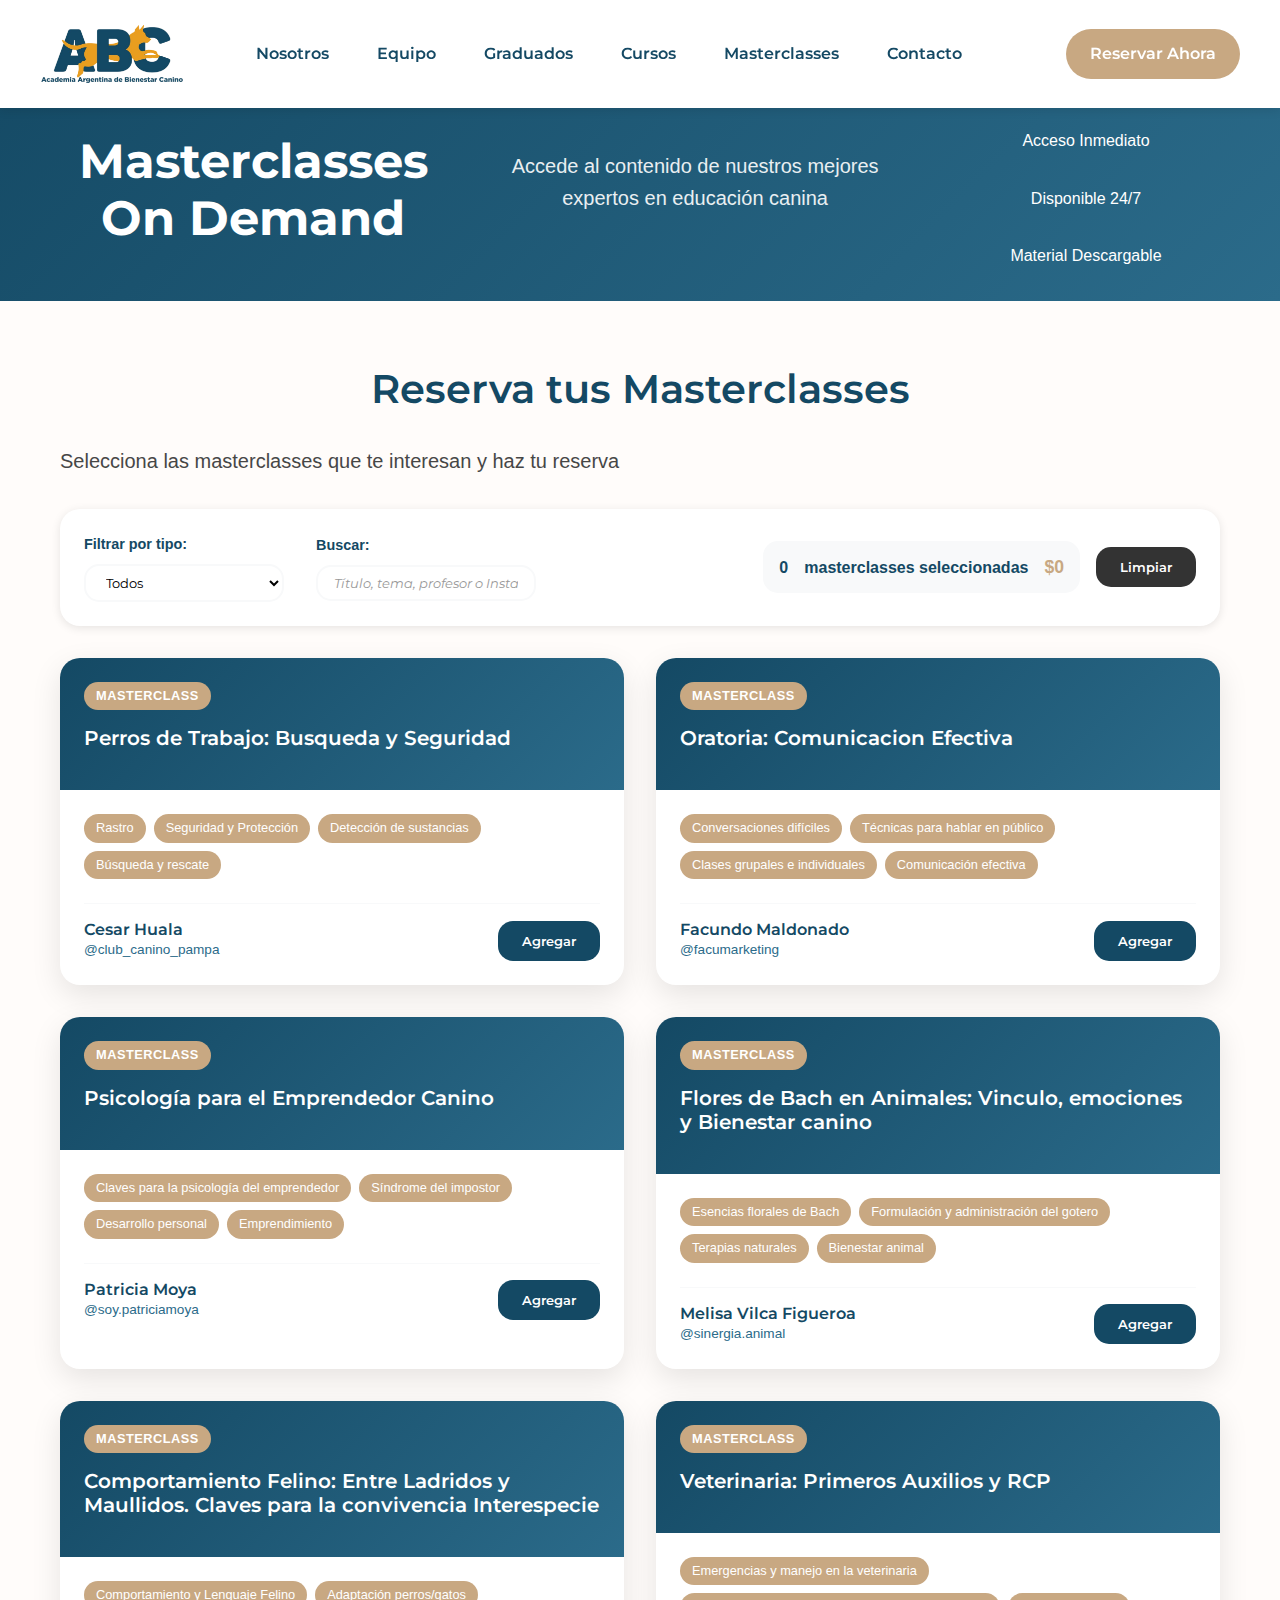
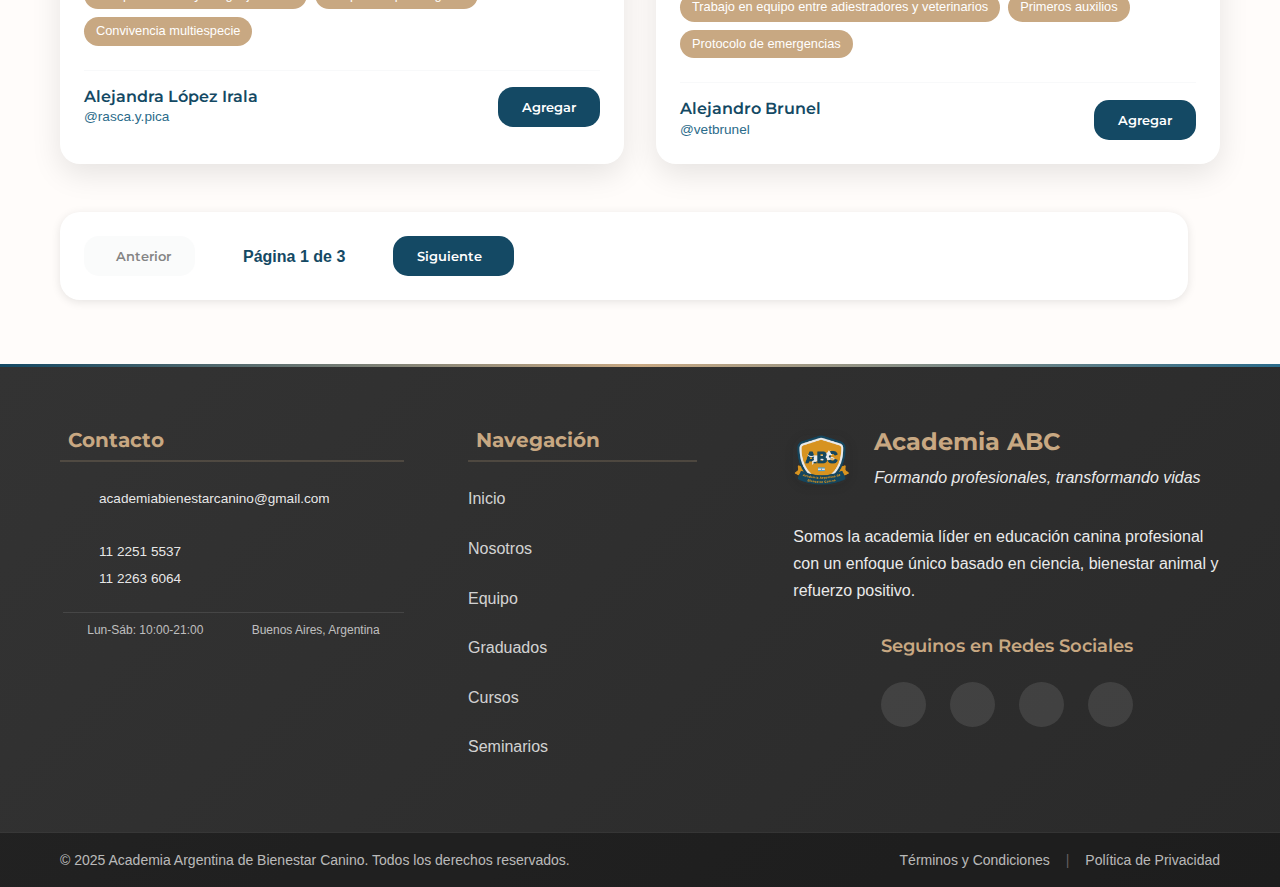
<file: reserva-masterclass.html>
<!DOCTYPE html>
<html lang="es">
  <head>
    <meta charset="UTF-8" />
    <meta name="viewport" content="width=device-width, initial-scale=1.0" />
    <title>Clases Grabadas y Reservas | Academia ABC - Educación Canina</title>
    <meta
      name="description"
      content="Reserva clases grabadas de educación canina con expertos. Acceso inmediato, contenido 24/7 y material descargable. Masterclasses, seminarios y talleres especializados."
    />
    <meta
      name="keywords"
      content="clases grabadas, reservas caninas, masterclass canina, seminarios perros, talleres educación canina, academia abc, cursos online"
    />
    <meta name="author" content="Academia Argentina de Bienestar Canino" />
    <meta name="robots" content="index, follow" />
    <meta name="language" content="Spanish" />
    <link
      rel="canonical"
      href="https://academiaabc.com.ar/reserva-masterclass"
    />

    <!-- Open Graph meta tags -->
    <meta property="og:type" content="website" />
    <meta
      property="og:title"
      content="Clases Grabadas y Reservas | Academia ABC - Educación Canina"
    />
    <meta
      property="og:description"
      content="Reserva clases grabadas de educación canina con expertos. Acceso inmediato, contenido 24/7 y material descargable."
    />
    <meta
      property="og:url"
      content="https://academiaabc.com.ar/reserva-masterclass"
    />
    <meta property="og:site_name" content="Academia ABC" />
    <meta
      property="og:image"
      content="https://academiaabc.com.ar/assets/images/logos/logo2.png"
    />
    <meta property="og:image:width" content="1200" />
    <meta property="og:image:height" content="630" />
    <meta property="og:locale" content="es_AR" />

    <!-- Twitter Card meta tags -->
    <meta name="twitter:card" content="summary_large_image" />
    <meta
      name="twitter:title"
      content="Clases Grabadas y Reservas | Academia ABC - Educación Canina"
    />
    <meta
      name="twitter:description"
      content="Reserva clases grabadas de educación canina con expertos. Acceso inmediato, contenido 24/7 y material descargable."
    />
    <meta
      name="twitter:image"
      content="https://academiaabc.com.ar/assets/images/logos/logo2.png"
    />

    <!-- Geo meta tags -->
    <meta name="geo.region" content="AR-B" />
    <meta name="geo.placename" content="Buenos Aires" />
    <meta name="ICBM" content="-34.6037, -58.3816" />

    <!-- Font Awesome -->
    <link
      rel="stylesheet"
      href="https://cdnjs.cloudflare.com/ajax/libs/font-awesome/6.5.1/css/all.min.css"
      integrity="sha512-DTOQO9RWCH3ppGqcWaEA1BIZOC6xxalwEsw9c2QQeAIftl+Vegovlnee1c9QX4TctnWMn13TZye+giMm8e2LwA=="
      crossorigin="anonymous"
      referrerpolicy="no-referrer"
    />

    <!-- Main Stylesheet -->
    <link rel="stylesheet" href="./styles/main.css" />
    <link rel="stylesheet" href="./styles/components/reservation.css" />
    <link rel="icon" type="image/png" href="/favicon-96x96.png" sizes="96x96" />
    <link rel="icon" type="image/svg+xml" href="/favicon.svg" />
    <link rel="shortcut icon" href="/favicon.ico" />
    <link rel="apple-touch-icon" sizes="180x180" href="/apple-touch-icon.png" />
    <meta name="apple-mobile-web-app-title" content="AABC" />
    <link rel="manifest" href="/site.webmanifest" />

    <!-- reCAPTCHA v2 -->
    <script src="https://www.google.com/recaptcha/api.js" async defer></script>

    <!-- JSON-LD Structured Data -->
    <script type="application/ld+json">
      {
        "@context": "https://schema.org",
        "@type": "WebPage",
        "name": "Clases Grabadas y Reservas - Academia ABC",
        "description": "Reserva clases grabadas de educación canina con expertos. Acceso inmediato, contenido 24/7 y material descargable.",
        "url": "https://academiaabc.com.ar/reserva-masterclass",
        "isPartOf": {
          "@type": "WebSite",
          "name": "Academia ABC",
          "url": "https://academiaabc.com.ar"
        },
        "about": {
          "@type": "EducationalOrganization",
          "name": "Academia Argentina de Bienestar Canino",
          "url": "https://academiaabc.com.ar"
        },
        "mainEntity": {
          "@type": "ItemList",
          "name": "Clases Grabadas Disponibles",
          "description": "Colección de masterclasses, seminarios y talleres de educación canina",
          "itemListElement": [
            {
              "@type": "Course",
              "name": "Masterclasses de Educación Canina",
              "description": "Clases magistrales con expertos reconocidos en educación canina",
              "provider": {
                "@type": "Organization",
                "name": "Academia ABC"
              },
              "hasCourseInstance": {
                "@type": "CourseInstance",
                "courseMode": "online",
                "courseWorkload": "PT2H"
              }
            },
            {
              "@type": "Course",
              "name": "Seminarios Especializados",
              "description": "Seminarios temáticos sobre aspectos específicos de la educación canina",
              "provider": {
                "@type": "Organization",
                "name": "Academia ABC"
              }
            }
          ]
        }
      }
    </script>
  </head>
  <body>
    <!-- Header -->
    <header class="header">
      <nav class="nav container">
        <a href="./index.html" class="logo-link">
          <img
            src="./assets/images/logos/logo3.png"
            alt="Academia ABC Logo"
            class="logo"
          />
        </a>
        <ul class="nav-menu">
          <li><a href="./index.html#nosotros" class="nav-link">Nosotros</a></li>
          <li><a href="./index.html#equipo" class="nav-link">Equipo</a></li>
          <li>
            <a href="./index.html#graduados" class="nav-link">Graduados</a>
          </li>
          <li><a href="./index.html#cursos" class="nav-link">Cursos</a></li>
          <li>
            <a href="./index.html#masterclasses" class="nav-link"
              >Masterclasses</a
            >
          </li>
          <li><a href="./index.html#contacto" class="nav-link">Contacto</a></li>
          <li><a href="#reservar" class="cta-button">Reservar Ahora</a></li>
        </ul>
        <a href="#reservar" class="cta-button">Reservar Ahora</a>
        <button
          class="nav-toggle"
          id="nav-toggle"
          aria-label="Toggle navigation"
        >
          <span class="hamburger-line"></span>
          <span class="hamburger-line"></span>
          <span class="hamburger-line"></span>
        </button>
      </nav>
    </header>

    <!-- Hero Section -->
    <section class="reservation-hero">
      <div class="container">
        <div class="hero-content">
          <h1>Masterclasses On Demand</h1>
          <p class="hero-subtitle">
            Accede al contenido de nuestros mejores expertos en educación canina
          </p>
          <div class="hero-features">
            <div class="feature">
              <i class="fas fa-play-circle"></i>
              <span>Acceso Inmediato</span>
            </div>
            <div class="feature">
              <i class="fas fa-clock"></i>
              <span>Disponible 24/7</span>
            </div>
            <div class="feature">
              <i class="fas fa-download"></i>
              <span>Material Descargable</span>
            </div>
          </div>
        </div>
      </div>
    </section>

    <!-- Masterclasses List -->
    <section id="reservar" class="masterclasses-list">
      <div class="container">
        <h2>Reserva tus Masterclasses</h2>
        <p class="hero-subtitle">
          Selecciona las masterclasses que te interesan y haz tu reserva
        </p>

        <!-- Filtros y Carrito -->
        <div class="filters-cart-section">
          <div class="filters">
            <div class="filter-group">
              <label for="typeFilter">Filtrar por tipo:</label>
              <select id="typeFilter">
                <option value="all">Todos</option>
                <option value="Masterclass">Masterclass</option>
                <option value="Seminario">Seminario</option>
                <option value="Taller">Taller</option>
              </select>
            </div>
            <div class="filter-group">
              <label for="searchFilter">Buscar:</label>
              <input
                type="text"
                id="searchFilter"
                placeholder="Título, tema, profesor o Instagram..."
                autocomplete="off"
              />
            </div>
          </div>

          <div class="cart-summary">
            <div class="cart-info">
              <span id="cart-count">0</span> masterclasses seleccionadas
              <span id="cart-total">$0</span>
            </div>
            <button id="clear-cart" class="btn-secondary">Limpiar</button>
          </div>
        </div>
        <div class="masterclasses-grid" id="masterclasses-container"></div>

        <!-- Paginación y Checkout -->
        <div class="pagination-checkout-container">
          <div
            class="pagination-container"
            id="pagination-container"
            style="display: none"
          >
            <div class="pagination">
              <button id="prev-page" class="pagination-btn" disabled>
                <i class="fas fa-chevron-left"></i> Anterior
              </button>
              <div class="pagination-info">
                Página <span id="current-page">1</span> de
                <span id="total-pages">1</span>
              </div>
              <button id="next-page" class="pagination-btn">
                Siguiente <i class="fas fa-chevron-right"></i>
              </button>
            </div>
          </div>

          <div class="checkout-section">
            <button
              id="checkout-btn"
              class="btn-checkout"
              style="display: none"
            >
              <i class="fas fa-shopping-cart"></i>
              Finalizar Reserva
            </button>
          </div>
        </div>
      </div>
    </section>

    <!-- Modal de Checkout -->
    <div id="checkout-modal" class="modal-overlay" style="display: none">
      <div class="modal-content">
        <div class="modal-header">
          <div class="modal-title-section">
            <h3 class="modal-title">FINALIZAR RESERVA</h3>
            <p class="modal-subtitle">
              Completa tu información para procesar la reserva
            </p>
          </div>
          <div class="modal-logo">
            <img
              src="./assets/images/logos/logo2.png"
              alt="Academia ABC"
              class="modal-logo-img"
            />
          </div>
          <button class="modal-close" id="modal-close-btn">&times;</button>
        </div>

        <div class="modal-body">
          <!-- Resumen de la reserva -->
          <div class="reservation-summary">
            <h4>Resumen de tu Reserva</h4>
            <div id="modal-selected-classes"></div>
            <div class="modal-price-summary">
              <div class="modal-price-breakdown">
                <div class="modal-price-line">
                  <span
                    >Subtotal (<span id="modal-summary-count">0</span>
                    clases):</span
                  >
                  <span id="modal-summary-subtotal">$0</span>
                </div>
                <div
                  class="modal-price-line discount"
                  id="modal-discount-line"
                  style="display: none"
                >
                  <span>Descuento promocional:</span>
                  <span id="modal-summary-discount">-$0</span>
                </div>
                <div class="modal-price-line total">
                  <span><strong>Total a transferir:</strong></span>
                  <span id="modal-summary-total"><strong>$0</strong></span>
                </div>
              </div>
            </div>
          </div>

          <!-- Formulario -->
          <form class="modal-form" id="modal-form">
            <input
              type="text"
              name="company"
              id="company"
              class="verify-field"
            />
            <h4>Datos de Contacto</h4>
            <div class="form-row">
              <div class="form-group">
                <label for="modal-fullName">Nombre Completo *</label>
                <input
                  type="text"
                  id="modal-fullName"
                  name="fullName"
                  required
                />
              </div>
              <div class="form-group">
                <label for="modal-email">Email *</label>
                <input type="email" id="modal-email" name="email" required />
              </div>
            </div>
            <div class="form-row">
              <div class="form-group">
                <label for="modal-phone">Teléfono *</label>
                <input type="tel" id="modal-phone" name="phone" required />
              </div>
              <div class="form-group form-action-group">
                <div class="recaptcha-container">
                  <div
                    class="g-recaptcha"
                    data-sitekey="6LfATa4rAAAAABRgzsfkSl7Xd1M2uNNR3MP7Twvd"
                  ></div>
                </div>
                <div class="modal-actions">
                  <button
                    type="submit"
                    form="modal-form"
                    class="btn-primary"
                    id="modal-confirm-btn"
                  >
                    <i class="fas fa-check"></i>
                    Confirmar Reserva
                  </button>
                </div>
              </div>
            </div>
          </form>
        </div>
      </div>
    </div>

    <!-- Footer -->
    <footer class="footer">
      <div class="footer-content">
        <div class="container">
          <div class="footer-main">
            <!-- Columna 1: Contacto -->
            <div class="footer-column footer-contact-column">
              <h4 class="footer-title">
                <i class="fas fa-phone-alt"></i>
                Contacto
              </h4>
              <div class="footer-contact">
                <div class="footer-contact-item">
                  <i class="fas fa-envelope"></i>
                  <div class="footer-contact-info">
                    <span class="footer-contact-label">Email</span>
                    <a
                      href="mailto:academiabienestarcanino@gmail.com"
                      class="footer-contact-link"
                    >
                      academiabienestarcanino@gmail.com
                    </a>
                  </div>
                </div>
                <div class="footer-contact-item phone-section">
                  <div class="footer-contact-info">
                    <div>
                      <i class="fas fa-phone"></i>
                      <span class="footer-contact-label">Teléfonos</span>
                      <div class="phone-numbers">
                        <a href="tel:+541122515537" class="footer-contact-link"
                          >11 2251 5537</a
                        >
                        <a href="tel:+541122636064" class="footer-contact-link"
                          >11 2263 6064</a
                        >
                      </div>
                    </div>

                    <div class="footer-contact-hours">
                      <p>
                        <i class="fas fa-clock"></i>
                        <span>Lun-Sáb: 10:00-21:00</span>
                      </p>
                      <p>
                        <i class="fas fa-map-marker-alt"></i>
                        <span>Buenos Aires, Argentina</span>
                      </p>
                    </div>
                  </div>
                </div>
              </div>
            </div>

            <!-- Columna 2: Enlaces rápidos -->
            <div class="footer-column footer-nav-column">
              <h4 class="footer-title">
                <i class="fas fa-sitemap"></i>
                Navegación
              </h4>
              <ul class="footer-links">
                <li><a href="#inicio" class="footer-link">Inicio</a></li>
                <li><a href="#nosotros" class="footer-link">Nosotros</a></li>
                <li><a href="#equipo" class="footer-link">Equipo</a></li>
                <li><a href="#graduados" class="footer-link">Graduados</a></li>
                <li><a href="#cursos" class="footer-link">Cursos</a></li>
                <li>
                  <a href="#masterclasses" class="footer-link">Seminarios</a>
                </li>
              </ul>
            </div>

            <!-- Columna 3: Información de la academia -->
            <div class="footer-column footer-brand">
              <div class="footer-logo">
                <img
                  src="./assets/images/logos/logo2.png"
                  alt="Academia ABC Logo"
                  class="footer-logo-img"
                />
                <div class="footer-brand-text">
                  <h3>Academia ABC</h3>
                  <p class="footer-tagline">
                    Formando profesionales, transformando vidas
                  </p>
                </div>
              </div>
              <p class="footer-description">
                Somos la academia líder en educación canina profesional con un
                enfoque único basado en ciencia, bienestar animal y refuerzo
                positivo.
              </p>

              <!-- Social Media Section -->
              <div class="footer-social-section">
                <h4 class="social-title">Seguinos en Redes Sociales</h4>
                <div class="social-links">
                  <a
                    href="https://instagram.com/academiacanina.abc"
                    target="_blank"
                    class="social-link instagram"
                    aria-label="Instagram"
                  >
                    <i class="fab fa-instagram"></i>
                  </a>
                  <a
                    href="https://wa.me/541122515537"
                    target="_blank"
                    class="social-link whatsapp"
                    aria-label="WhatsApp"
                  >
                    <i class="fab fa-whatsapp"></i>
                  </a>
                  <a
                    href="#"
                    target="_blank"
                    class="social-link facebook"
                    aria-label="Facebook"
                  >
                    <i class="fab fa-facebook-f"></i>
                  </a>
                  <a
                    href="#"
                    target="_blank"
                    class="social-link linkedin"
                    aria-label="LinkedIn"
                  >
                    <i class="fab fa-linkedin-in"></i>
                  </a>
                </div>
              </div>
            </div>
          </div>
        </div>
      </div>

      <div class="footer-bottom">
        <div class="container">
          <div class="footer-bottom-content">
            <div class="copyright">
              <p>
                &copy; 2025 Academia Argentina de Bienestar Canino. Todos los
                derechos reservados.
              </p>
            </div>
            <div class="footer-bottom-links">
              <a href="#" class="bottom-link">Términos y Condiciones</a>
              <span class="separator">|</span>
              <a href="#" class="bottom-link">Política de Privacidad</a>
            </div>
          </div>
        </div>
      </div>
    </footer>

    <!-- Main JavaScript -->
    <script src="./js/main.js"></script>
    <script src="./js/reservation.js"></script>
  </body>
</html>
</file>
<file: styles/main.css>
/* ========================================
   Main Stylesheet - Academia ABC
   Imports all modular CSS files
   ======================================== */

/* Google Fonts */
@import url('https://fonts.googleapis.com/css2?family=Montserrat:wght@300;400;600;700&family=Open+Sans:wght@300;400;600&display=swap');

/* Base Styles */
@import url('./variables.css');
@import url('./base.css');

/* Layout */
@import url('./layout/grid.css');
@import url('./layout/sections.css');

/* Components */
@import url('./components/buttons.css');
@import url('./components/header.css');
@import url('./components/hero.css');
@import url('./components/cards.css');
@import url('./components/footer.css');
@import url('./components/images.css');
@import url('./components/instagram.css');
@import url('./components/seminars.css');
@import url('./components/forms.css');
@import url('./components/modal.css');

/* Additional Animations and Utilities */
@keyframes fadeInUp {
    from {
        opacity: 0;
        transform: translateY(30px);
    }
    to {
        opacity: 1;
        transform: translateY(0);
    }
}

@keyframes slideInLeft {
    from {
        opacity: 0;
        transform: translateX(-30px);
    }
    to {
        opacity: 1;
        transform: translateX(0);
    }
}

@keyframes slideInRight {
    from {
        opacity: 0;
        transform: translateX(30px);
    }
    to {
        opacity: 1;
        transform: translateX(0);
    }
}

/* Animation Classes */
.animate-fade-in-up {
    animation: fadeInUp 0.8s ease-out;
}

.animate-slide-in-left {
    animation: slideInLeft 0.8s ease-out;
}

.animate-slide-in-right {
    animation: slideInRight 0.8s ease-out;
}

/* Delay Classes */
.delay-100 { animation-delay: 0.1s; }
.delay-200 { animation-delay: 0.2s; }
.delay-300 { animation-delay: 0.3s; }
.delay-400 { animation-delay: 0.4s; }
.delay-500 { animation-delay: 0.5s; }
.delay-600 { animation-delay: 0.6s; }

/* Hover Transforms */
.hover-lift {
    transition: transform var(--transition-normal);
}

.hover-lift:hover {
    transform: translateY(-5px);
}

/* Loading States */
.loading {
    opacity: 0.7;
    pointer-events: none;
}

.loading::after {
    content: '';
    position: absolute;
    top: 50%;
    left: 50%;
    width: 20px;
    height: 20px;
    margin: -10px 0 0 -10px;
    border: 2px solid var(--warm-gold);
    border-top: 2px solid transparent;
    border-radius: 50%;
    animation: spin 1s linear infinite;
}

@keyframes spin {
    0% { transform: rotate(0deg); }
    100% { transform: rotate(360deg); }
}

/* Back to Top Button */
.back-to-top {
    position: fixed;
    bottom: 30px;
    right: 30px;
    width: 60px;
    height: 60px;
    background: var(--warm-gold);
    color: var(--white);
    border: none;
    border-radius: 50%;
    cursor: pointer;
    font-size: 1.5rem;
    display: flex;
    align-items: center;
    justify-content: center;
    box-shadow: 0 4px 20px rgba(200, 168, 130, 0.4);
    transition: all 0.3s ease;
    z-index: 1000;
    opacity: 0;
    visibility: hidden;
    transform: translateY(20px);
}

.back-to-top.visible {
    opacity: 1;
    visibility: visible;
    transform: translateY(0);
}

.back-to-top:hover {
    background: var(--primary-blue);
    transform: translateY(-5px);
    box-shadow: 0 8px 30px rgba(20, 73, 100, 0.5);
}

.back-to-top:active {
    transform: translateY(-2px);
}

/* Mobile Back to Top Button */
@media (max-width: 768px) {
    .back-to-top {
        width: 50px;
        height: 50px;
        bottom: 20px;
        right: 20px;
        font-size: 1.25rem;
    }
}

@media (max-width: 480px) {
    .back-to-top {
        width: 45px;
        height: 45px;
        bottom: 15px;
        right: 15px;
        font-size: 1.1rem;
    }
}

/* Print Styles */
@media print {
    .header,
    .footer,
    .hero-buttons,
    .btn,
    .cta-button,
    .back-to-top {
        display: none !important;
    }

    body {
        font-size: 12pt;
        line-height: 1.4;
        color: black;
        background: white;
    }

    .section {
        padding: 20pt 0;
        page-break-inside: avoid;
    }

    h1, h2, h3 {
        page-break-after: avoid;
    }
}

/* High Contrast Mode */
@media (prefers-contrast: high) {
    :root {
        --primary-blue: #000080;
        --warm-gold: #B8860B;
        --charcoal: #000000;
        --light-gray: #F0F0F0;
    }
}

/* Reduced Motion */
@media (prefers-reduced-motion: reduce) {
    *,
    *::before,
    *::after {
        animation-duration: 0.01ms !important;
        animation-iteration-count: 1 !important;
        transition-duration: 0.01ms !important;
        scroll-behavior: auto !important;
    }

    .fade-in {
        opacity: 1;
        transform: none;
    }
}
</file>
<file: styles/components/reservation.css>
/* ========================================
   Reservation Page Styles - Academia ABC
   ======================================== */

/* Reservation Hero Section */
.reservation-hero {
  background: linear-gradient(
    135deg,
    var(--primary-blue) 0%,
    var(--light-blue) 100%
  );
  color: var(--white);
  padding: 8rem 0 2rem;
  text-align: center;
}

.reservation-hero h1 {
  font-size: 3rem;
  font-weight: 700;
  margin-bottom: 1rem;
}

.hero-subtitle {
  font-size: 1.25rem;
  opacity: 0.9;
  margin-bottom: 2rem;
}

.hero-features {
  display: flex;
  justify-content: center;
  gap: 2rem;
  flex-wrap: wrap;
}

.hero-features .feature {
  display: flex;
  align-items: center;
  gap: 0.5rem;
  font-size: 1rem;
}

.hero-features .feature i {
  font-size: 1.25rem;
  color: var(--warm-gold);
}

/* Pricing Section */
.pricing-section {
  padding: 8rem 0;
  background: var(--light-gray);
}

.pricing-section h2 {
  text-align: center;
  color: var(--primary-blue);
  font-size: 2.5rem;
  margin-bottom: 3rem;
}

.pricing-grid {
  display: grid;
  grid-template-columns: repeat(auto-fit, minmax(320px, 1fr));
  gap: 2rem;
  max-width: 1200px;
  margin: 0 auto;
}

.pricing-card {
  background: var(--white);
  border-radius: var(--radius-lg);
  box-shadow: var(--shadow-md);
  overflow: hidden;
  position: relative;
  transition: transform var(--transition-normal);
}

.pricing-card:hover {
  transform: translateY(-5px);
  box-shadow: var(--shadow-lg);
}

.pricing-card.featured {
  border: 3px solid var(--warm-gold);
  transform: scale(1.05);
}

.pricing-badge {
  position: absolute;
  top: 1rem;
  right: 1rem;
  background: var(--warm-gold);
  color: var(--white);
  padding: 0.5rem 1rem;
  border-radius: var(--radius-xl);
  font-size: 0.85rem;
  font-weight: 600;
}

.pricing-header {
  padding: 2rem;
  text-align: center;
  border-bottom: 1px solid var(--light-gray);
}

.pricing-header h3 {
  font-size: 1.5rem;
  color: var(--primary-blue);
  margin-bottom: 1rem;
}

.price {
  display: flex;
  align-items: baseline;
  justify-content: center;
  margin-bottom: 0.5rem;
}

.price .currency {
  font-size: 1.5rem;
  color: var(--charcoal);
}

.price .amount {
  font-size: 3rem;
  font-weight: 700;
  color: var(--primary-blue);
}

.price .period {
  font-size: 1rem;
  color: var(--charcoal);
  opacity: 0.7;
}

.savings {
  color: var(--warm-gold);
  font-weight: 600;
  font-size: 0.9rem;
}

.pricing-features {
  padding: 2rem;
  list-style: none;
}

.pricing-features li {
  display: flex;
  align-items: center;
  gap: 0.75rem;
  margin-bottom: 1rem;
}

.pricing-features li i {
  color: var(--warm-gold);
  font-size: 1.1rem;
}

/* Masterclasses List */
.masterclasses-list {
  padding: 4rem 0;
}

.masterclasses-list h2 {
  text-align: center;
  color: var(--primary-blue);
  font-size: 2.5rem;
  margin-bottom: 2rem;
}

/* Filters and Cart Section */
.filters-cart-section {
  display: flex;
  justify-content: space-between;
  align-items: center;
  margin-bottom: 2rem;
  padding: 1.5rem;
  background: var(--white);
  border-radius: var(--radius-lg);
  box-shadow: var(--shadow-sm);
}

.filters {
  display: flex;
  align-items: center;
  gap: 2rem;
  flex-wrap: wrap;
}

.filter-group {
  display: flex;
  flex-direction: column;
  gap: 0.5rem;
}

.filter-group label {
  font-weight: 600;
  color: var(--primary-blue);
  font-size: 0.9rem;
}

.filters select,
.filters input {
  padding: 0.5rem 1rem;
  border: 2px solid var(--light-gray);
  border-radius: var(--radius-md);
  background: var(--white);
  font-family: var(--font-primary);
  transition: border-color var(--transition-normal);
  min-width: 200px;
}

.filters select:focus,
.filters input:focus {
  outline: none;
  border-color: var(--warm-gold);
}

.filters input::placeholder {
  color: #999;
  font-style: italic;
}

.cart-summary {
  display: flex;
  align-items: center;
  gap: 1rem;
}

.cart-info {
  display: flex;
  align-items: center;
  gap: 1rem;
  padding: 0.75rem 1rem;
  background: var(--light-gray);
  border-radius: var(--radius-md);
  font-weight: 600;
  color: var(--primary-blue);
}

.cart-info #cart-total {
  color: var(--warm-gold);
  font-size: 1.1rem;
}

.btn-secondary {
  padding: 0.75rem 1.5rem;
  background: var(--charcoal);
  color: var(--white);
  border: none;
  border-radius: var(--radius-md);
  font-family: var(--font-primary);
  font-weight: 600;
  cursor: pointer;
  transition: all var(--transition-normal);
}

.btn-secondary:hover {
  background: var(--primary-blue);
  transform: translateY(-2px);
}

.masterclasses-grid {
  display: grid;
  grid-template-columns: repeat(auto-fit, minmax(400px, 1fr));
  gap: 2rem;
}

.masterclass-card {
  background: var(--white);
  border-radius: var(--radius-lg);
  box-shadow: var(--shadow-md);
  overflow: hidden;
  transition: transform var(--transition-normal);
}

.masterclass-card:hover {
  transform: translateY(-3px);
  box-shadow: var(--shadow-lg);
}

.masterclass-header {
  background: linear-gradient(135deg, var(--primary-blue), var(--light-blue));
  color: var(--white);
  padding: 1.5rem;
}

.masterclass-type {
  margin-bottom: 1rem;
}

.type-badge {
  display: inline-block;
  padding: 0.25rem 0.75rem;
  border-radius: var(--radius-xl);
  font-size: 0.8rem;
  font-weight: 600;
  text-transform: uppercase;
  letter-spacing: 0.5px;
}

.type-badge.masterclass {
  background: var(--warm-gold);
  color: var(--white);
}

.type-badge.seminario {
  background: #e74c3c;
  color: var(--white);
}

.type-badge.taller {
  background: #2ecc71;
  color: var(--white);
}

.masterclass-header h3 {
  font-size: 1.25rem;
  font-weight: 600;
}

.masterclass-content {
  padding: 1.5rem;
}

.masterclass-topics {
  display: flex;
  flex-wrap: wrap;
  gap: 0.5rem;
  margin-bottom: 1.5rem;
}

.topic-badge {
  background: var(--warm-gold);
  color: var(--white);
  padding: 0.25rem 0.75rem;
  border-radius: var(--radius-xl);
  font-size: 0.8rem;
  font-weight: 500;
}

.masterclass-professor {
  display: flex;
  align-items: center;
  gap: 1rem;
  padding-top: 1rem;
  border-top: 1px solid var(--light-gray);
}

.professor-avatar {
  width: 50px;
  height: 50px;
  border-radius: 50%;
  border: 2px solid var(--warm-gold);
  object-fit: cover;
}

.professor-info h4 {
  margin: 0;
  color: var(--primary-blue);
  font-size: 1rem;
}

.professor-info .instagram {
  color: var(--light-blue);
  font-size: 0.85rem;
  text-decoration: none;
}

.professor-info .instagram:hover {
  color: var(--primary-blue);
}

.masterclass-footer {
  display: flex;
  justify-content: space-between;
  align-items: center;
  padding-top: 1rem;
  margin-top: 1rem;
  border-top: 1px solid var(--light-gray);
}

.add-to-cart-btn {
  padding: 0.75rem 1.5rem;
  background: var(--primary-blue);
  color: var(--white);
  border: none;
  border-radius: var(--radius-md);
  font-family: var(--font-primary);
  font-weight: 600;
  cursor: pointer;
  transition: all var(--transition-normal);
}

.add-to-cart-btn:hover {
  background: var(--warm-gold);
  transform: translateY(-2px);
}

.add-to-cart-btn.in-cart {
  background: #e74c3c;
  color: var(--white);
}

.add-to-cart-btn.in-cart:hover {
  background: #c0392b;
  transform: translateY(-2px);
}

/* Reservation Form */
#reservation-form {
  margin-top: 3rem;
  padding: 2rem;
  background: var(--white);
  border-radius: var(--radius-lg);
  box-shadow: var(--shadow-md);
}

#reservation-form h3 {
  color: var(--primary-blue);
  font-size: 1.75rem;
  margin-bottom: 2rem;
  text-align: center;
}

.selected-classes {
  margin-bottom: 2rem;
}

.selected-classes h4 {
  color: var(--primary-blue);
  margin-bottom: 1rem;
}

.selected-class {
  display: flex;
  justify-content: space-between;
  align-items: center;
  padding: 0.75rem;
  background: var(--light-gray);
  border-radius: var(--radius-md);
  margin-bottom: 0.5rem;
}

.price-summary {
  margin-top: 1.5rem;
  padding: 1.5rem;
  background: var(--light-gray);
  border-radius: var(--radius-md);
}

.price-breakdown {
  display: flex;
  flex-direction: column;
  gap: 0.75rem;
}

.price-line {
  display: flex;
  justify-content: space-between;
  align-items: center;
}

.price-line.discount {
  color: var(--warm-gold);
}

.price-line.total {
  font-size: 1.1rem;
  padding-top: 0.75rem;
  border-top: 2px solid var(--charcoal);
  margin-top: 0.5rem;
}

.reservation-form-fields {
  display: grid;
  grid-template-columns: repeat(auto-fit, minmax(250px, 1fr));
  gap: 1.5rem;
  margin-top: 2rem;
}

.reservation-form-section {
  padding: 4rem 0;
  background: var(--light-gray);
}

.reservation-form-section h2 {
  text-align: center;
  color: var(--primary-blue);
  font-size: 2.5rem;
  margin-bottom: 3rem;
}

.form-container {
  display: grid;
  grid-template-columns: 2fr 1fr;
  gap: 3rem;
  max-width: 1200px;
  margin: 0 auto;
}

.reservation-form {
  background: var(--white);
  padding: 2rem;
  border-radius: var(--radius-lg);
  box-shadow: var(--shadow-md);
}

.form-group {
  margin-bottom: 1.5rem;
}

.form-group label {
  display: block;
  color: var(--primary-blue);
  font-weight: 600;
  margin-bottom: 0.5rem;
}

.form-group input,
.form-group select,
.form-group textarea {
  width: 100%;
  padding: 12px 16px;
  border: 2px solid var(--light-gray);
  border-radius: var(--radius-md);
  font-family: var(--font-primary);
  font-size: 1rem;
  transition: border-color var(--transition-normal);
}

.form-group input:focus,
.form-group select:focus,
.form-group textarea:focus {
  outline: none;
  border-color: var(--warm-gold);
}

.checkbox-group {
  display: grid;
  gap: 0.75rem;
}

.checkbox-label {
  display: flex;
  align-items: flex-start;
  gap: 0.75rem;
  cursor: pointer;
  font-size: 0.95rem;
  line-height: 1.5;
}

.checkbox-label input[type="checkbox"] {
  width: auto;
  margin: 0;
}

.checkmark {
  width: 20px;
  height: 20px;
  border: 2px solid var(--light-gray);
  border-radius: 4px;
  display: flex;
  align-items: center;
  justify-content: center;
  transition: all var(--transition-normal);
}

.checkbox-label input[type="checkbox"]:checked + .checkmark {
  background: var(--warm-gold);
  border-color: var(--warm-gold);
}

.checkbox-label input[type="checkbox"]:checked + .checkmark::after {
  content: "✓";
  color: var(--white);
  font-weight: bold;
  font-size: 0.8rem;
}

.form-actions {
  text-align: center;
  margin-top: 2rem;
}

/* Payment Info Sidebar */
.payment-info {
  background: var(--white);
  padding: 2rem;
  border-radius: var(--radius-lg);
  box-shadow: var(--shadow-md);
  height: fit-content;
}

.payment-info h3 {
  color: var(--primary-blue);
  margin-bottom: 1.5rem;
}

.payment-methods {
  margin-bottom: 2rem;
}

.payment-method {
  display: flex;
  align-items: center;
  gap: 1rem;
  padding: 1rem 0;
  border-bottom: 1px solid var(--light-gray);
}

.payment-method:last-child {
  border-bottom: none;
}

.payment-method i {
  font-size: 1.5rem;
  color: var(--warm-gold);
  width: 30px;
  text-align: center;
}

.payment-method h4 {
  margin: 0 0 0.25rem 0;
  color: var(--primary-blue);
  font-size: 1rem;
}

.payment-method p {
  margin: 0;
  font-size: 0.85rem;
  color: var(--charcoal);
  opacity: 0.8;
}

.guarantee {
  display: flex;
  align-items: flex-start;
  gap: 1rem;
  padding: 1.5rem;
  background: var(--light-gray);
  border-radius: var(--radius-md);
}

.guarantee i {
  font-size: 1.5rem;
  color: var(--warm-gold);
  margin-top: 0.25rem;
}

.guarantee h4 {
  margin: 0 0 0.25rem 0;
  color: var(--primary-blue);
  font-size: 1rem;
}

.guarantee p {
  margin: 0;
  font-size: 0.85rem;
  color: var(--charcoal);
  opacity: 0.8;
}

/* Responsive Design */
@media (max-width: 1024px) {
  .form-container {
    grid-template-columns: 1fr;
    gap: 2rem;
  }
}

@media (max-width: 768px) {
  .reservation-hero h1 {
    font-size: 2.5rem;
  }

  .hero-features {
    flex-direction: column;
    gap: 1rem;
  }

  .pricing-grid {
    grid-template-columns: 1fr;
  }

  .pricing-card.featured {
    transform: none;
  }

  .masterclasses-grid {
    grid-template-columns: 1fr;
  }

  .form-container {
    padding: 0 1rem;
  }

  .filters-cart-section {
    flex-direction: column;
    gap: 1rem;
    align-items: stretch;
  }

  .cart-summary {
    justify-content: space-between;
  }

  .cart-info {
    flex: 1;
    justify-content: center;
  }

  .reservation-form-fields {
    grid-template-columns: 1fr;
  }

  .masterclass-footer {
    flex-direction: column;
    gap: 1rem;
    align-items: stretch;
  }

  .add-to-cart-btn {
    width: 100%;
  }
}

/* Pagination and Checkout Container */
.pagination-checkout-container {
  margin-top: 3rem;
  display: flex;
  justify-content: space-between;
  align-items: center;
  gap: 2rem;
}

.pagination-container {
  display: flex;
  justify-content: center;
  flex: 1;
}

.checkout-section {
  display: flex;
  justify-content: flex-end;
}

.btn-checkout {
  display: flex;
  align-items: center;
  gap: 0.5rem;
  padding: 1rem 2rem;
  background: var(--warm-gold);
  color: var(--white);
  border: none;
  border-radius: var(--radius-md);
  font-family: var(--font-primary);
  font-weight: 600;
  font-size: 1.1rem;
  cursor: pointer;
  transition: all var(--transition-normal);
  box-shadow: var(--shadow-md);
}

.btn-checkout:hover {
  background: #b89969;
  transform: translateY(-2px);
  box-shadow: var(--shadow-lg);
}

/* Pagination Styles */

.pagination {
  display: flex;
  align-items: center;
  gap: 2rem;
  padding: 1.5rem;
  background: var(--white);
  border-radius: var(--radius-lg);
  box-shadow: var(--shadow-sm);
}

.pagination-btn {
  display: flex;
  align-items: center;
  gap: 0.5rem;
  padding: 0.75rem 1.5rem;
  background: var(--primary-blue);
  color: var(--white);
  border: none;
  border-radius: var(--radius-md);
  font-family: var(--font-primary);
  font-weight: 600;
  cursor: pointer;
  transition: all var(--transition-normal);
}

.pagination-btn:hover:not(:disabled) {
  background: var(--warm-gold);
  transform: translateY(-2px);
}

.pagination-btn:disabled {
  background: var(--light-gray);
  color: var(--charcoal);
  cursor: not-allowed;
  opacity: 0.6;
}

.pagination-info {
  font-weight: 600;
  color: var(--primary-blue);
  padding: 0 1rem;
}

/* Modal Styles */
.modal-overlay {
  position: fixed;
  top: 0;
  left: 0;
  width: 100%;
  height: 100%;
  background: rgba(20, 73, 100, 0.85);
  backdrop-filter: blur(8px);
  display: flex;
  align-items: center;
  justify-content: center;
  z-index: 9999;
  padding: 1rem;
  animation: modalFadeIn 0.3s ease-out;
}

@keyframes modalFadeIn {
  from {
    opacity: 0;
  }
  to {
    opacity: 1;
  }
}

.modal-content {
  background: var(--white);
  border-radius: 20px;
  max-width: 800px;
  width: 100%;
  max-height: 90vh;
  overflow: hidden;
  box-shadow: 0 20px 60px rgba(20, 73, 100, 0.3);
  animation: modalSlideIn 0.4s ease-out;
  border: 1px solid rgba(200, 168, 130, 0.2);
}

@keyframes modalSlideIn {
  from {
    opacity: 0;
    transform: translateY(-30px) scale(0.95);
  }
  to {
    opacity: 1;
    transform: translateY(0) scale(1);
  }
}

.modal-header {
  background: linear-gradient(135deg, var(--primary-blue), var(--light-blue));
  color: var(--white);
  padding: 1.5rem 2rem;
  display: flex;
  align-items: center;
  justify-content: space-between;
  position: relative;
}

.modal-title-section {
  flex: 1;
}

.modal-header h3 {
  font-family: var(--font-primary);
  font-size: 2rem;
  font-weight: var(--font-bold, 700);
  margin: 0 0 0.5rem 0;
  letter-spacing: 1px;
  color: var(--white);
}

.modal-subtitle {
  font-size: 1rem;
  margin: 0;
  opacity: 0.9;
  font-weight: var(--font-regular, 400);
  color: var(--white);
}

.modal-logo {
  margin: 0 1rem;
}

.modal-logo-img {
  height: 60px;
  width: auto;
  filter: none;
}

.modal-close {
  background: none;
  border: none;
  color: var(--white);
  font-size: 2rem;
  cursor: pointer;
  padding: 0;
  width: 40px;
  height: 40px;
  display: flex;
  align-items: center;
  justify-content: center;
  transition: all var(--transition-normal);
  opacity: 0.8;
}

.modal-close:hover {
  opacity: 1;
  transform: scale(1.1);
}

.modal-body {
  padding: 2.5rem;
  overflow-y: auto;
  max-height: calc(90vh - 200px);
}

.reservation-summary {
  margin-bottom: 2rem;
}

.reservation-summary h4 {
  color: var(--primary-blue);
  margin-bottom: 1rem;
  font-size: 1.1rem;
  display: flex;
  align-items: center;
  gap: 0.5rem;
}

.reservation-summary h4::before {
  content: "📋";
  font-size: 1.1rem;
}

#modal-selected-classes {
  background: var(--white);
  border: 1px solid rgba(200, 168, 130, 0.3);
  border-radius: 8px;
  overflow: hidden;
}

.modal-selected-class {
  display: flex;
  justify-content: space-between;
  align-items: center;
  padding: 0.75rem 1rem;
  border-bottom: 1px solid rgba(200, 168, 130, 0.15);
  transition: all var(--transition-normal);
  font-size: 0.9rem;
}

.modal-selected-class:last-child {
  border-bottom: none;
}

.modal-selected-class:hover {
  background: rgba(200, 168, 130, 0.05);
}

.modal-selected-class span:first-child {
  font-weight: 500;
  color: var(--primary-blue);
  flex: 1;
}

.modal-selected-class span:last-child {
  font-weight: 700;
  color: var(--warm-gold);
  font-size: 0.95rem;
  text-align: right;
  min-width: 80px;
}

.modal-price-summary {
  margin-top: 1.5rem;
  padding: 1.25rem;
  background: linear-gradient(135deg, var(--light-gray), #ffffff);
  border-radius: 10px;
  border: 2px solid var(--warm-gold);
  box-shadow: 0 2px 12px rgba(200, 168, 130, 0.1);
}

.modal-price-breakdown {
  display: flex;
  flex-direction: column;
  gap: 0.5rem;
}

.modal-price-line {
  display: flex;
  justify-content: space-between;
  align-items: center;
  font-size: 0.9rem;
  padding: 0.25rem 0;
}

.modal-price-line.discount {
  color: var(--warm-gold);
  font-weight: 600;
}

.modal-price-line.total {
  font-size: 1.1rem;
  padding-top: 0.75rem;
  border-top: 2px solid var(--primary-blue);
  margin-top: 0.5rem;
  color: var(--primary-blue);
}

.modal-form {
  margin-top: 2.5rem;
  padding-top: 2rem;
  border-top: 1px solid rgba(200, 168, 130, 0.3);
}

.modal-form h4 {
  color: var(--primary-blue);
  margin-bottom: 1.5rem;
  font-size: 1.25rem;
  display: flex;
  align-items: center;
  gap: 0.5rem;
}

.modal-form h4::before {
  content: "👤";
  font-size: 1.1rem;
}

.form-row {
  display: grid;
  grid-template-columns: 1fr 1fr;
  gap: 1.5rem;
  margin-bottom: 1.5rem;
}

.modal-form .form-group {
  margin-bottom: 0;
}

.modal-form .form-group label {
  display: block;
  color: var(--primary-blue);
  font-weight: 600;
  margin-bottom: 0.75rem;
  font-size: 0.95rem;
}

.modal-form .form-group input,
.modal-form .form-group select {
  width: 100%;
  padding: 0.875rem 1rem;
  border: 2px solid var(--light-gray);
  border-radius: 10px;
  font-family: var(--font-primary);
  font-size: 1rem;
  transition: all var(--transition-normal);
  background: var(--white);
}

.modal-form .form-group input:focus,
.modal-form .form-group select:focus {
  outline: none;
  border-color: var(--warm-gold);
  box-shadow: 0 0 0 3px rgba(200, 168, 130, 0.1);
  transform: translateY(-1px);
}

.form-action-group {
  display: flex;
  flex-direction: column;
  gap: 1.5rem;
  padding-top: 1.5rem;
}

/* reCAPTCHA container in modal */
.recaptcha-container {
  display: flex;
  justify-content: center;
  align-items: center;
  padding: 1rem;
  background: rgba(200, 168, 130, 0.05);
  border-radius: 12px;
  border: 1px solid rgba(200, 168, 130, 0.2);
  transition: all var(--transition-normal);
}

.recaptcha-container:hover {
  background: rgba(200, 168, 130, 0.08);
  border-color: rgba(200, 168, 130, 0.3);
}

.recaptcha-container .g-recaptcha {
  margin: 0;
  padding: 0;
  background: none;
  border: none;
}

.recaptcha-container .g-recaptcha > div {
  transform: scale(0.95);
  transform-origin: center;
  border-radius: 8px;
  overflow: hidden;
  box-shadow: 0 3px 12px rgba(0, 0, 0, 0.15);
}

.modal-actions {
  display: flex;
  gap: 1rem;
  width: 100%;
  justify-content: center;
  align-items: center;
}

.modal-actions .btn-secondary {
  background: var(--charcoal);
  color: var(--white);
  border: none;
  padding: 0.875rem 1.5rem;
  border-radius: 10px;
  font-weight: 600;
  cursor: pointer;
  transition: all var(--transition-normal);
  font-family: var(--font-primary);
}

.modal-actions .btn-secondary:hover {
  background: #555;
  transform: translateY(-2px);
}

.modal-actions .btn-primary {
  background: linear-gradient(135deg, var(--warm-gold), #b89969);
  color: var(--white);
  border: none;
  padding: 0.875rem 2rem;
  border-radius: 10px;
  font-weight: 600;
  cursor: pointer;
  transition: all var(--transition-normal);
  box-shadow: 0 4px 15px rgba(200, 168, 130, 0.3);
  display: flex;
  align-items: center;
  gap: 0.5rem;
  font-size: 1rem;
  font-family: var(--font-primary);
}

.modal-actions .btn-primary:hover {
  transform: translateY(-2px);
  box-shadow: 0 6px 20px rgba(200, 168, 130, 0.4);
  background: linear-gradient(135deg, #b89969, var(--warm-gold));
}

@media (max-width: 768px) {
  .filters-cart-section {
    flex-direction: column;
    gap: 1rem;
    align-items: stretch;
  }

  .filters {
    gap: 1rem;
  }

  .filter-group {
    flex: 1;
    min-width: 0;
  }

  .filters select,
  .filters input {
    min-width: 100%;
  }

  .pagination-checkout-container {
    flex-direction: column;
    gap: 1rem;
  }
  
  .checkout-section {
    justify-content: center;
  }
  
  .pagination {
    flex-direction: column;
    gap: 1rem;
  }
  
  .pagination-btn {
    width: 200px;
    justify-content: center;
  }
  
  .modal-content {
    margin: 1rem;
    max-height: calc(100vh - 2rem);
    width: 100%;
    max-height: 95vh;
  }
  
  .modal-header {
    padding: 1rem 1.5rem;
    flex-direction: column;
    text-align: center;
    gap: 1rem;
  }
  
  .modal-title {
    font-size: 1.5rem;
  }
  
  .modal-logo {
    margin: 0;
  }
  
  .modal-close {
    position: absolute;
    top: 1rem;
    right: 1rem;
  }
  
  .form-row {
    grid-template-columns: 1fr;
  }
  
  .form-action-group {
    padding-top: 1rem;
  }
  
  .modal-actions {
    flex-direction: column;
    gap: 0.75rem;
  }
  
  .modal-actions .btn-secondary,
  .modal-actions .btn-primary {
    width: 100%;
    justify-content: center;
  }
  
  .recaptcha-container .g-recaptcha > div {
    transform: scale(0.85);
  }
}

@media (max-width: 480px) {
  .modal-header {
    padding: 1rem;
  }
  
  .modal-title {
    font-size: 1.3rem;
  }
  
  .modal-body {
    padding: 1rem;
  }
  
  .recaptcha-container {
    padding: 0.5rem;
  }
  
  .recaptcha-container .g-recaptcha > div {
    transform: scale(0.75);
  }
}

@media (max-width: 480px) {
  .reservation-hero {
    padding: 6rem 0 3rem;
  }

  .reservation-hero h1 {
    font-size: 2rem;
  }

  .pricing-section,
  .masterclasses-list,
  .reservation-form-section {
    padding: 3rem 0;
  }

  .reservation-form,
  .payment-info {
    padding: 1.5rem;
  }
}
</file>
